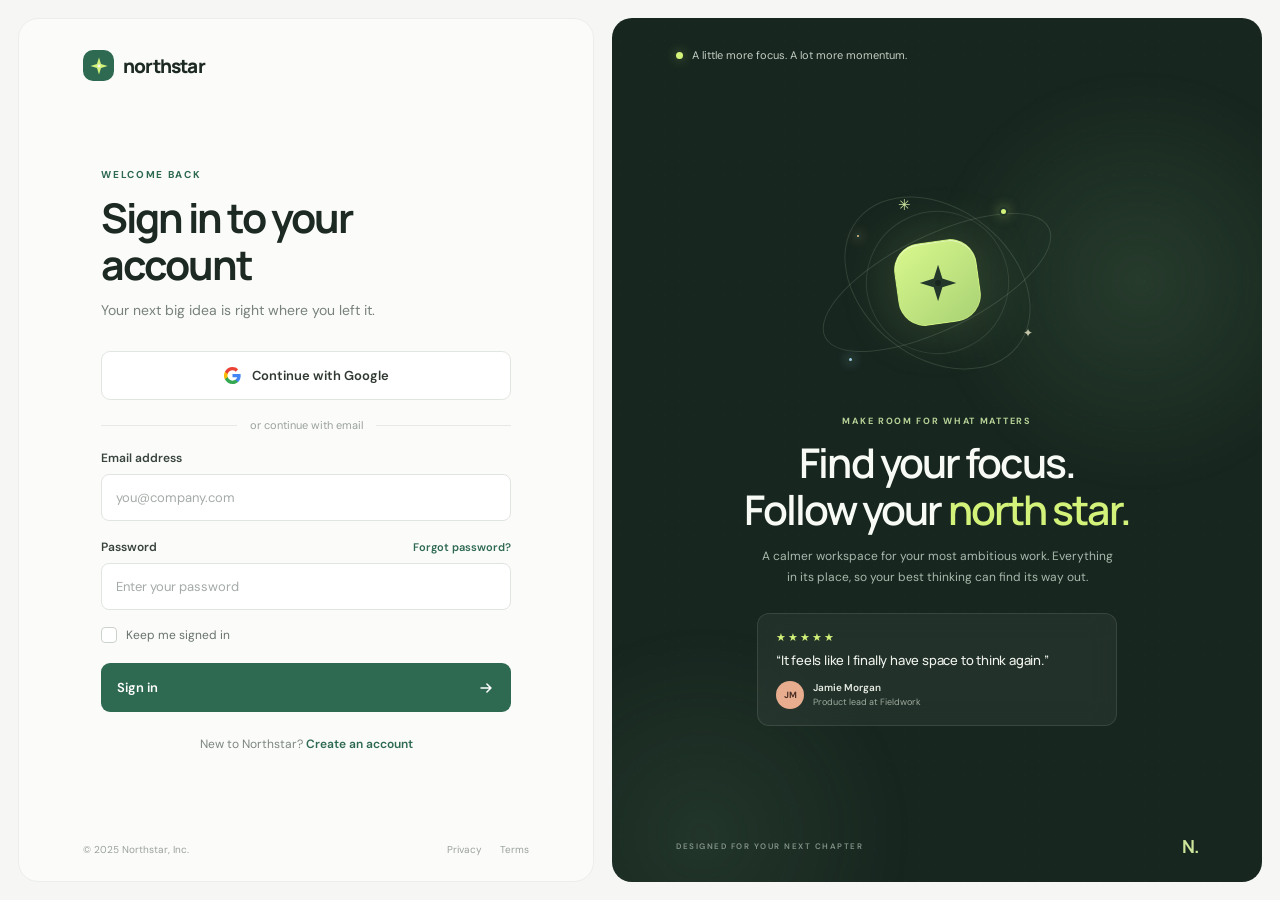
<file: index.html>
<!doctype html>
<html lang="en">
  <head>
    <meta charset="utf-8">
    <meta name="viewport" content="width=device-width, initial-scale=1">
    <meta name="theme-color" content="#f6f7f4">
    <meta
      name="description"
      content="Sign in to your Northstar account and pick up where you left off."
    >
    <title>Sign in — Northstar</title>
    <link rel="preconnect" href="https://fonts.googleapis.com">
    <link rel="preconnect" href="https://fonts.gstatic.com" crossorigin>
    <link
      href="https://fonts.googleapis.com/css2?family=DM+Sans:wght@400;500;600;700&family=Manrope:wght@400;500;600;700;800&display=swap"
      rel="stylesheet"
    >
    <link rel="stylesheet" href="styles.css">
  </head>
  <body>
    <main class="page">
      <section class="login-panel" aria-labelledby="welcome-heading">
        <a class="brand" href="#" aria-label="Northstar home">
          <span class="brand-mark" aria-hidden="true">
            <svg viewBox="0 0 32 32" fill="none">
              <path d="M16 3.5 18.9 13l9.6 3-9.6 2.9-2.9 9.6-3-9.6-9.5-2.9 9.5-3 3-9.5Z" fill="currentColor"/>
              <circle cx="16" cy="16" r="2.1" fill="#F6F7F4"/>
            </svg>
          </span>
          <span>northstar</span>
        </a>

        <div class="form-wrap">
          <div class="form-heading">
            <p class="eyebrow">WELCOME BACK</p>
            <h1 id="welcome-heading">Sign in to your<br class="desktop-break"> account</h1>
            <p class="intro">Your next big idea is right where you left it.</p>
          </div>

          <form class="login-form" action="#" method="post">
            <button class="google-button" type="button">
              <svg aria-hidden="true" viewBox="0 0 18 18">
                <path fill="#4285F4" d="M17.64 9.2c0-.64-.06-1.25-.17-1.84H9v3.48h4.84a4.14 4.14 0 0 1-1.8 2.72v2.27h2.92c1.7-1.57 2.68-3.88 2.68-6.63Z"/>
                <path fill="#34A853" d="M9 18c2.43 0 4.47-.8 5.96-2.17l-2.92-2.27c-.8.54-1.82.87-3.04.87-2.34 0-4.32-1.58-5.03-3.71H.96v2.33A9 9 0 0 0 9 18Z"/>
                <path fill="#FBBC05" d="M3.97 10.72a5.4 5.4 0 0 1 0-3.44V4.95H.96a9 9 0 0 0 0 8.1l3.01-2.33Z"/>
                <path fill="#EA4335" d="M9 3.57c1.32 0 2.5.45 3.43 1.35L15 2.36A8.6 8.6 0 0 0 9 0 9 9 0 0 0 .96 4.95l3.01 2.33C4.68 5.15 6.66 3.57 9 3.57Z"/>
              </svg>
              <span>Continue with Google</span>
            </button>

            <div class="divider" aria-hidden="true"><span>or continue with email</span></div>

            <div class="field">
              <label for="email">Email address</label>
              <input
                id="email"
                name="email"
                type="email"
                placeholder="you@company.com"
                autocomplete="email"
                required
              >
            </div>

            <div class="field">
              <div class="label-row">
                <label for="password">Password</label>
                <a class="text-link" href="#">Forgot password?</a>
              </div>
              <input
                id="password"
                name="password"
                type="password"
                placeholder="Enter your password"
                autocomplete="current-password"
                required
              >
            </div>

            <label class="remember">
              <input type="checkbox" name="remember">
              <span class="custom-check" aria-hidden="true"></span>
              <span>Keep me signed in</span>
            </label>

            <button class="submit-button" type="submit">
              Sign in
              <svg aria-hidden="true" viewBox="0 0 20 20" fill="none">
                <path d="M4.5 10h11m-4.5-4.5L15.5 10 11 14.5" stroke="currentColor" stroke-width="1.7" stroke-linecap="round" stroke-linejoin="round"/>
              </svg>
            </button>
          </form>

          <p class="signup-prompt">New to Northstar? <a class="text-link" href="#">Create an account</a></p>
        </div>

        <footer class="login-footer">
          <span>© 2025 Northstar, Inc.</span>
          <nav aria-label="Legal">
            <a href="#">Privacy</a>
            <a href="#">Terms</a>
          </nav>
        </footer>
      </section>

      <aside class="story-panel" aria-label="About Northstar">
        <div class="story-glow story-glow-one" aria-hidden="true"></div>
        <div class="story-glow story-glow-two" aria-hidden="true"></div>
        <div class="story-topline">
          <span class="online-dot"></span>
          A little more focus. A lot more momentum.
        </div>

        <div class="story-content">
          <div class="orbit-art" aria-hidden="true">
            <div class="orbit orbit-one"></div>
            <div class="orbit orbit-two"></div>
            <div class="orbit orbit-three"></div>
            <div class="orbit-center">
              <svg viewBox="0 0 48 48" fill="none">
                <path d="M24 5 28.5 19.5 43 24l-14.5 4.5L24 43l-4.5-14.5L5 24l14.5-4.5L24 5Z" fill="currentColor"/>
                <circle cx="24" cy="24" r="3" fill="#17261F"/>
              </svg>
            </div>
            <span class="orbit-dot dot-one"></span>
            <span class="orbit-dot dot-two"></span>
            <span class="orbit-dot dot-three"></span>
            <span class="orbit-sparkle sparkle-one">✳</span>
            <span class="orbit-sparkle sparkle-two">✦</span>
          </div>

          <div class="story-copy">
            <p class="eyebrow">MAKE ROOM FOR WHAT MATTERS</p>
            <h2>Find your focus.<br>Follow your <span>north star.</span></h2>
            <p class="story-description">A calmer workspace for your most ambitious work. Everything in its place, so your best thinking can find its way out.</p>
          </div>

          <div class="quote-card">
            <div class="quote-stars" aria-label="5 out of 5 stars">★★★★★</div>
            <blockquote>“It feels like I finally have space to think again.”</blockquote>
            <div class="quote-person">
              <span class="avatar" aria-hidden="true">JM</span>
              <span><strong>Jamie Morgan</strong><small>Product lead at Fieldwork</small></span>
            </div>
          </div>
        </div>

        <div class="story-footer">
          <span>DESIGNED FOR YOUR NEXT CHAPTER</span>
          <span class="story-footer-mark" aria-hidden="true">N.</span>
        </div>
      </aside>
    </main>
  </body>
</html>
</file>
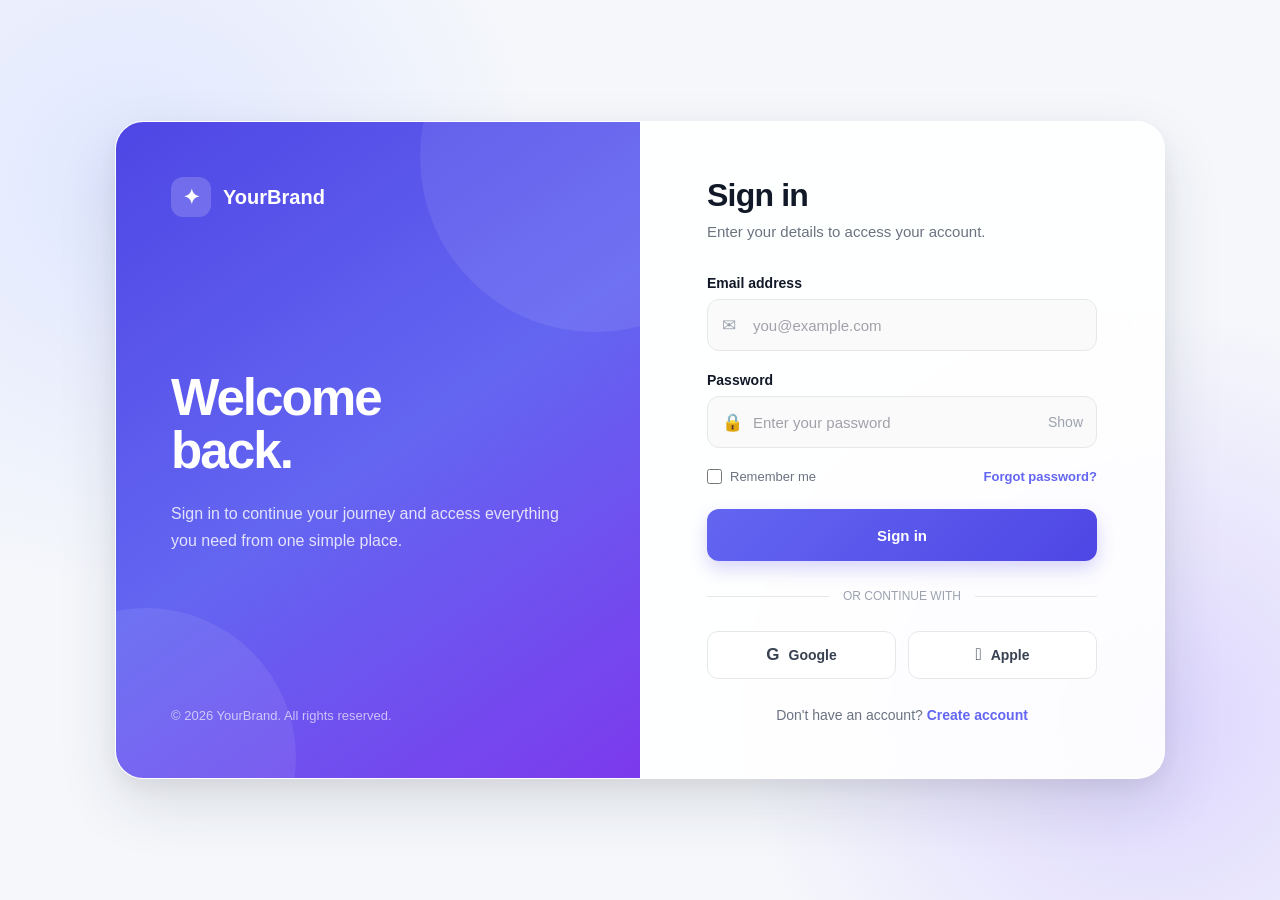
<file: other.html>
<!doctype html>
<html lang="en">
  <head>
    <meta charset="UTF-8" />
    <meta name="viewport" content="width=device-width, initial-scale=1.0" />

    <title>Login | Your Brand</title>

    <style>
      /* =========================
           RESET & BASE
        ========================== */

      * {
        margin: 0;
        padding: 0;
        box-sizing: border-box;
      }

      :root {
        --primary: #6366f1;
        --primary-dark: #4f46e5;
        --text: #111827;
        --muted: #6b7280;
        --border: #e5e7eb;
        --background: #f5f7fb;
        --white: #ffffff;
      }

      body {
        font-family:
          Inter,
          -apple-system,
          BlinkMacSystemFont,
          "Segoe UI",
          Roboto,
          Arial,
          sans-serif;

        min-height: 100vh;
        background:
          radial-gradient(circle at 10% 20%, #e0e7ff 0, transparent 30%),
          radial-gradient(circle at 90% 80%, #ddd6fe 0, transparent 30%),
          var(--background);

        color: var(--text);

        display: flex;
        align-items: center;
        justify-content: center;

        padding: 24px;
      }

      /* =========================
           MAIN CONTAINER
        ========================== */

      .login-container {
        width: 100%;
        max-width: 1050px;
        min-height: 650px;

        background: rgba(255, 255, 255, 0.9);
        border: 1px solid rgba(255, 255, 255, 0.7);
        border-radius: 28px;

        overflow: hidden;

        display: grid;
        grid-template-columns: 1fr 1fr;

        box-shadow:
          0 25px 60px rgba(31, 41, 55, 0.12),
          0 8px 25px rgba(31, 41, 55, 0.06);

        backdrop-filter: blur(20px);

        animation: containerAppear 0.7s ease;
      }

      /* =========================
           LEFT SIDE
        ========================== */

      .visual-section {
        position: relative;

        padding: 55px;

        color: white;

        display: flex;
        flex-direction: column;
        justify-content: space-between;

        overflow: hidden;

        background: linear-gradient(145deg, #4f46e5, #6366f1 50%, #7c3aed);
      }

      /* Decorative circles */

      .visual-section::before,
      .visual-section::after {
        content: "";
        position: absolute;

        border-radius: 50%;

        background: rgba(255, 255, 255, 0.08);
      }

      .visual-section::before {
        width: 350px;
        height: 350px;

        top: -140px;
        right: -130px;
      }

      .visual-section::after {
        width: 300px;
        height: 300px;

        bottom: -130px;
        left: -120px;
      }

      .brand {
        position: relative;
        z-index: 2;

        display: flex;
        align-items: center;
        gap: 12px;

        font-size: 20px;
        font-weight: 700;
      }

      .brand-icon {
        width: 40px;
        height: 40px;

        border-radius: 12px;

        background: rgba(255, 255, 255, 0.18);

        display: grid;
        place-items: center;

        font-size: 20px;

        backdrop-filter: blur(10px);
      }

      .visual-content {
        position: relative;
        z-index: 2;

        max-width: 420px;
      }

      .visual-content h1 {
        font-size: clamp(36px, 4vw, 56px);
        line-height: 1.05;

        letter-spacing: -2px;

        margin-bottom: 22px;
      }

      .visual-content p {
        font-size: 16px;
        line-height: 1.7;

        color: rgba(255, 255, 255, 0.82);
      }

      .visual-footer {
        position: relative;
        z-index: 2;

        font-size: 13px;

        color: rgba(255, 255, 255, 0.65);
      }

      /* =========================
           FORM SECTION
        ========================== */

      .form-section {
        padding: 55px;

        display: flex;
        align-items: center;
        justify-content: center;
      }

      .login-form {
        width: 100%;
        max-width: 390px;
      }

      .form-header {
        margin-bottom: 35px;
      }

      .form-header h2 {
        font-size: 32px;
        letter-spacing: -0.8px;

        margin-bottom: 9px;
      }

      .form-header p {
        color: var(--muted);
        font-size: 15px;
      }

      /* =========================
           FORM GROUP
        ========================== */

      .form-group {
        margin-bottom: 21px;
      }

      .form-group label {
        display: block;

        font-size: 14px;
        font-weight: 600;

        margin-bottom: 8px;
      }

      .input-wrapper {
        position: relative;
      }

      .input-icon {
        position: absolute;

        left: 15px;
        top: 50%;

        transform: translateY(-50%);

        color: #9ca3af;

        font-size: 17px;

        pointer-events: none;
      }

      .form-group input {
        width: 100%;

        height: 52px;

        border: 1px solid var(--border);
        border-radius: 12px;

        padding: 0 15px 0 45px;

        outline: none;

        font-size: 15px;
        color: var(--text);

        background: #fafafa;

        transition:
          border-color 0.2s ease,
          box-shadow 0.2s ease,
          background 0.2s ease;
      }

      .form-group input:focus {
        border-color: var(--primary);

        background: white;

        box-shadow: 0 0 0 4px rgba(99, 102, 241, 0.1);
      }

      .form-group input::placeholder {
        color: #a1a1aa;
      }

      /* =========================
           PASSWORD TOGGLE
        ========================== */

      .password-toggle {
        position: absolute;

        right: 14px;
        top: 50%;

        transform: translateY(-50%);

        border: none;
        background: none;

        cursor: pointer;

        color: #9ca3af;

        font-size: 14px;
      }

      .password-toggle:hover {
        color: var(--primary);
      }

      /* =========================
           OPTIONS
        ========================== */

      .form-options {
        display: flex;
        align-items: center;
        justify-content: space-between;

        margin: 6px 0 25px;

        font-size: 13px;
      }

      .remember {
        display: flex;
        align-items: center;
        gap: 8px;

        color: var(--muted);

        cursor: pointer;
      }

      .remember input {
        width: 15px;
        height: 15px;

        accent-color: var(--primary);
      }

      .forgot-password {
        color: var(--primary);

        text-decoration: none;

        font-weight: 600;
      }

      .forgot-password:hover {
        text-decoration: underline;
      }

      /* =========================
           LOGIN BUTTON
        ========================== */

      .login-button {
        width: 100%;
        height: 52px;

        border: none;
        border-radius: 12px;

        background: linear-gradient(
          135deg,
          var(--primary),
          var(--primary-dark)
        );

        color: white;

        font-size: 15px;
        font-weight: 700;

        cursor: pointer;

        box-shadow: 0 8px 18px rgba(79, 70, 229, 0.22);

        transition:
          transform 0.2s ease,
          box-shadow 0.2s ease;
      }

      .login-button:hover {
        transform: translateY(-2px);

        box-shadow: 0 12px 25px rgba(79, 70, 229, 0.3);
      }

      .login-button:active {
        transform: translateY(0);
      }

      /* =========================
           DIVIDER
        ========================== */

      .divider {
        display: flex;
        align-items: center;
        gap: 14px;

        margin: 28px 0;
      }

      .divider::before,
      .divider::after {
        content: "";

        height: 1px;

        flex: 1;

        background: var(--border);
      }

      .divider span {
        color: #9ca3af;

        font-size: 12px;
      }

      /* =========================
           SOCIAL BUTTONS
        ========================== */

      .social-login {
        display: grid;
        grid-template-columns: 1fr 1fr;

        gap: 12px;
      }

      .social-button {
        height: 48px;

        border: 1px solid var(--border);
        border-radius: 11px;

        background: white;

        display: flex;
        align-items: center;
        justify-content: center;
        gap: 9px;

        font-size: 14px;
        font-weight: 600;

        color: #374151;

        cursor: pointer;

        transition:
          background 0.2s ease,
          border-color 0.2s ease,
          transform 0.2s ease;
      }

      .social-button:hover {
        background: #f9fafb;
        border-color: #d1d5db;

        transform: translateY(-1px);
      }

      .social-icon {
        font-size: 17px;
        font-weight: 700;
      }

      /* =========================
           SIGN UP
        ========================== */

      .signup {
        text-align: center;

        margin-top: 28px;

        font-size: 14px;

        color: var(--muted);
      }

      .signup a {
        color: var(--primary);

        font-weight: 700;

        text-decoration: none;
      }

      .signup a:hover {
        text-decoration: underline;
      }

      /* =========================
           ANIMATION
        ========================== */

      @keyframes containerAppear {
        from {
          opacity: 0;
          transform: translateY(20px);
        }

        to {
          opacity: 1;
          transform: translateY(0);
        }
      }

      /* =========================
           TABLET
        ========================== */

      @media (max-width: 850px) {
        .login-container {
          grid-template-columns: 1fr;
          max-width: 500px;
          min-height: auto;
        }

        .visual-section {
          min-height: 300px;

          padding: 35px;
        }

        .visual-content h1 {
          font-size: 38px;
        }

        .visual-footer {
          margin-top: 35px;
        }

        .form-section {
          padding: 40px 35px;
        }
      }

      /* =========================
           MOBILE
        ========================== */

      @media (max-width: 480px) {
        body {
          padding: 12px;
        }

        .login-container {
          border-radius: 20px;
        }

        .visual-section {
          min-height: 260px;

          padding: 28px;
        }

        .brand {
          font-size: 18px;
        }

        .brand-icon {
          width: 36px;
          height: 36px;
        }

        .visual-content h1 {
          font-size: 34px;

          letter-spacing: -1.5px;

          margin-bottom: 14px;
        }

        .visual-content p {
          font-size: 14px;
        }

        .visual-footer {
          font-size: 12px;
        }

        .form-section {
          padding: 32px 24px;
        }

        .form-header {
          margin-bottom: 28px;
        }

        .form-header h2 {
          font-size: 28px;
        }

        .social-login {
          grid-template-columns: 1fr;
        }
      }

      /* =========================
           VERY SMALL DEVICES
        ========================== */

      @media (max-width: 350px) {
        .form-section {
          padding: 28px 18px;
        }

        .visual-section {
          padding: 24px;
        }

        .form-options {
          align-items: flex-start;
          flex-direction: column;
          gap: 12px;
        }
      }
    </style>
  </head>

  <body>
    <main class="login-container">
      <!-- LEFT / VISUAL SECTION -->
      <section class="visual-section">
        <div class="brand">
          <div class="brand-icon">✦</div>
          <span>YourBrand</span>
        </div>

        <div class="visual-content">
          <h1>Welcome<br />back.</h1>

          <p>
            Sign in to continue your journey and access everything you need from
            one simple place.
          </p>
        </div>

        <div class="visual-footer">© 2026 YourBrand. All rights reserved.</div>
      </section>

      <!-- RIGHT / LOGIN FORM -->
      <section class="form-section">
        <form class="login-form">
          <div class="form-header">
            <h2>Sign in</h2>

            <p>Enter your details to access your account.</p>
          </div>

          <!-- EMAIL -->
          <div class="form-group">
            <label for="email"> Email address </label>

            <div class="input-wrapper">
              <span class="input-icon">✉</span>

              <input
                type="email"
                id="email"
                name="email"
                placeholder="you@example.com"
                autocomplete="email"
                required
              />
            </div>
          </div>

          <!-- PASSWORD -->
          <div class="form-group">
            <label for="password"> Password </label>

            <div class="input-wrapper">
              <span class="input-icon">🔒</span>

              <input
                type="password"
                id="password"
                name="password"
                placeholder="Enter your password"
                autocomplete="current-password"
                required
              />

              <button
                type="button"
                class="password-toggle"
                onclick="togglePassword()"
                aria-label="Show password"
              >
                Show
              </button>
            </div>
          </div>

          <!-- OPTIONS -->
          <div class="form-options">
            <label class="remember">
              <input type="checkbox" />
              <span>Remember me</span>
            </label>

            <a href="#" class="forgot-password"> Forgot password? </a>
          </div>

          <!-- LOGIN -->
          <button type="submit" class="login-button">Sign in</button>

          <!-- DIVIDER -->
          <div class="divider">
            <span>OR CONTINUE WITH</span>
          </div>

          <!-- SOCIAL LOGIN -->
          <div class="social-login">
            <button type="button" class="social-button">
              <span class="social-icon">G</span>
              Google
            </button>

            <button type="button" class="social-button">
              <span class="social-icon"></span>
              Apple
            </button>
          </div>

          <!-- SIGN UP -->
          <div class="signup">
            Don't have an account?
            <a href="#"> Create account </a>
          </div>
        </form>
      </section>
    </main>
  </body>
</html>
</file>
<file: styles.css>
:root {
  color-scheme: light;
  --ink: #1d2923;
  --muted: #78817b;
  --line: #e6e9e5;
  --paper: #f6f7f4;
  --white: #fff;
  --green: #2e6951;
  --green-dark: #24543f;
  --lime: #d3f27a;
  font-family: "DM Sans", sans-serif;
  font-synthesis: none;
  text-rendering: optimizeLegibility;
  -webkit-font-smoothing: antialiased;
  -moz-osx-font-smoothing: grayscale;
}

* {
  box-sizing: border-box;
}

body {
  min-width: 320px;
  min-height: 100vh;
  margin: 0;
  background: var(--paper);
  color: var(--ink);
}

button,
input {
  font: inherit;
}

a {
  color: inherit;
}

.page {
  display: grid;
  grid-template-columns: minmax(460px, 0.94fr) minmax(500px, 1.06fr);
  min-height: 100vh;
  padding: 18px;
  gap: 18px;
}

.login-panel {
  display: flex;
  min-height: calc(100vh - 36px);
  flex-direction: column;
  align-items: flex-start;
  padding: 31px clamp(32px, 5vw, 78px) 25px;
  border: 1px solid #eceeea;
  border-radius: 20px;
  background: #fbfcfa;
}

.brand {
  display: inline-flex;
  align-items: center;
  gap: 9px;
  color: var(--ink);
  font-family: "Manrope", sans-serif;
  font-size: 19px;
  font-weight: 800;
  letter-spacing: -0.8px;
  text-decoration: none;
}

.brand-mark {
  display: grid;
  width: 31px;
  height: 31px;
  place-items: center;
  border-radius: 10px;
  background: var(--green);
  color: var(--lime);
}

.brand-mark svg {
  width: 22px;
  height: 22px;
}

.form-wrap {
  width: min(100%, 410px);
  margin: auto;
  padding: 54px 0 58px;
  align-self: center;
}

.form-heading {
  margin-bottom: 30px;
}

.eyebrow {
  margin: 0 0 13px;
  color: var(--green);
  font-size: 10px;
  font-weight: 700;
  letter-spacing: 1.7px;
}

h1,
h2,
p {
  margin-top: 0;
}

h1,
h2 {
  font-family: "Manrope", sans-serif;
}

h1 {
  margin-bottom: 10px;
  font-size: clamp(32px, 3.2vw, 42px);
  font-weight: 700;
  letter-spacing: -2px;
  line-height: 1.16;
}

.intro {
  margin-bottom: 0;
  color: var(--muted);
  font-size: 14px;
  line-height: 1.6;
}

.login-form {
  display: flex;
  flex-direction: column;
  gap: 18px;
}

.google-button,
.submit-button {
  display: flex;
  width: 100%;
  min-height: 49px;
  align-items: center;
  justify-content: center;
  gap: 11px;
  border-radius: 9px;
  cursor: pointer;
  font-size: 13px;
  font-weight: 600;
  transition: background-color 150ms ease, border-color 150ms ease, transform 150ms ease;
}

.google-button {
  border: 1px solid #e2e6e1;
  background: var(--white);
  color: #303832;
}

.google-button:hover {
  border-color: #bfc9c1;
  background: #fcfdfc;
}

.google-button svg {
  width: 17px;
  height: 17px;
}

.divider {
  display: flex;
  align-items: center;
  gap: 13px;
  color: #9aa19c;
  font-size: 11px;
  white-space: nowrap;
}

.divider::before,
.divider::after {
  height: 1px;
  flex: 1;
  background: var(--line);
  content: "";
}

.field {
  display: flex;
  flex-direction: column;
  gap: 8px;
}

.field label,
.label-row {
  color: #38433c;
  font-size: 12px;
  font-weight: 600;
}

.label-row {
  display: flex;
  align-items: center;
  justify-content: space-between;
}

.text-link {
  color: var(--green);
  font-weight: 600;
  text-decoration: none;
}

.text-link:hover {
  color: var(--green-dark);
  text-decoration: underline;
  text-underline-offset: 3px;
}

.label-row .text-link {
  font-size: 11px;
}

.field input {
  width: 100%;
  height: 47px;
  padding: 0 14px;
  border: 1px solid #e1e5e0;
  border-radius: 8px;
  outline: none;
  background: var(--white);
  color: var(--ink);
  font-size: 13px;
  transition: border-color 150ms ease, box-shadow 150ms ease;
}

.field input::placeholder {
  color: #a4aba6;
}

.field input:focus-visible {
  border-color: #6f9d83;
  box-shadow: 0 0 0 3px rgb(46 105 81 / 12%);
}

.remember {
  display: inline-flex;
  width: fit-content;
  align-items: center;
  gap: 9px;
  margin-top: -1px;
  color: #69736c;
  cursor: pointer;
  font-size: 12px;
}

.remember input {
  position: absolute;
  width: 1px;
  height: 1px;
  opacity: 0;
}

.custom-check {
  display: grid;
  width: 16px;
  height: 16px;
  place-items: center;
  border: 1px solid #cbd2cc;
  border-radius: 4px;
  background: var(--white);
}

.custom-check::after {
  width: 7px;
  height: 4px;
  transform: rotate(-45deg) translateY(-1px);
  border-bottom: 1.7px solid white;
  border-left: 1.7px solid white;
  content: "";
  opacity: 0;
}

.remember input:checked + .custom-check {
  border-color: var(--green);
  background: var(--green);
}

.remember input:checked + .custom-check::after {
  opacity: 1;
}

.remember input:focus-visible + .custom-check {
  outline: 3px solid rgb(46 105 81 / 20%);
  outline-offset: 2px;
}

.submit-button {
  min-height: 49px;
  justify-content: space-between;
  margin-top: 2px;
  padding: 0 16px;
  border: 0;
  background: var(--green);
  color: var(--white);
}

.submit-button:hover {
  transform: translateY(-1px);
  background: var(--green-dark);
}

.submit-button:focus-visible,
.google-button:focus-visible,
a:focus-visible {
  outline: 3px solid rgb(46 105 81 / 30%);
  outline-offset: 3px;
}

.submit-button svg {
  width: 18px;
  height: 18px;
}

.signup-prompt {
  margin: 24px 0 0;
  color: #7d857f;
  font-size: 12px;
  text-align: center;
}

.login-footer {
  display: flex;
  width: 100%;
  align-items: center;
  justify-content: space-between;
  color: #9aa19c;
  font-size: 10px;
}

.login-footer nav {
  display: flex;
  gap: 18px;
}

.login-footer a {
  text-decoration: none;
}

.login-footer a:hover {
  color: var(--green);
}

.story-panel {
  position: relative;
  display: flex;
  min-height: calc(100vh - 36px);
  flex-direction: column;
  justify-content: space-between;
  overflow: hidden;
  padding: 30px clamp(30px, 5vw, 66px) 24px;
  border-radius: 20px;
  background: #17261f;
  color: #f8faf5;
  isolation: isolate;
}

.story-panel::before {
  position: absolute;
  z-index: -1;
  inset: 0;
  background-image: radial-gradient(rgb(255 255 255 / 5%) 0.7px, transparent 0.7px);
  background-size: 15px 15px;
  content: "";
  opacity: 0.5;
}

.story-glow {
  position: absolute;
  z-index: -1;
  width: 440px;
  height: 440px;
  border-radius: 50%;
  filter: blur(1px);
  pointer-events: none;
}

.story-glow-one {
  top: 5%;
  right: -15%;
  background: radial-gradient(circle, rgb(111 157 105 / 18%), transparent 68%);
}

.story-glow-two {
  bottom: -20%;
  left: -20%;
  background: radial-gradient(circle, rgb(93 133 102 / 17%), transparent 67%);
}

.story-topline {
  display: flex;
  align-items: center;
  gap: 9px;
  color: #c2cec4;
  font-size: 11px;
}

.online-dot {
  width: 7px;
  height: 7px;
  border-radius: 50%;
  background: var(--lime);
  box-shadow: 0 0 12px rgb(211 242 122 / 48%);
}

.story-content {
  width: min(100%, 490px);
  margin: 0 auto;
  padding: 20px 0;
}

.orbit-art {
  position: relative;
  display: grid;
  width: 260px;
  height: 225px;
  place-items: center;
  margin: 0 auto 20px;
}

.orbit {
  position: absolute;
  border: 1px solid rgb(203 225 194 / 15%);
  border-radius: 50%;
  transform: rotate(-26deg);
}

.orbit-one {
  width: 250px;
  height: 95px;
}

.orbit-two {
  width: 205px;
  height: 150px;
  transform: rotate(38deg);
}

.orbit-three {
  width: 143px;
  height: 143px;
  border-color: rgb(203 225 194 / 12%);
}

.orbit-center {
  display: grid;
  width: 83px;
  height: 83px;
  place-items: center;
  border: 1px solid rgb(211 242 122 / 45%);
  border-radius: 27px;
  transform: rotate(-8deg);
  background: linear-gradient(145deg, #d9f88d, #a9d274);
  box-shadow: 0 0 56px rgb(178 222 119 / 23%), inset 0 1px 0 rgb(255 255 255 / 50%);
  color: #23372a;
}

.orbit-center svg {
  width: 46px;
  height: 46px;
  transform: rotate(8deg);
}

.orbit-dot {
  position: absolute;
  width: 9px;
  height: 9px;
  border: 2px solid #20352a;
  border-radius: 50%;
  background: var(--lime);
  box-shadow: 0 0 12px rgb(211 242 122 / 50%);
}

.dot-one {
  top: 37px;
  right: 59px;
}

.dot-two {
  bottom: 32px;
  left: 40px;
  width: 7px;
  height: 7px;
  background: #a2c6e7;
  box-shadow: 0 0 11px rgb(162 198 231 / 48%);
}

.dot-three {
  top: 63px;
  left: 48px;
  width: 6px;
  height: 6px;
  background: #edbe91;
  box-shadow: 0 0 11px rgb(237 190 145 / 48%);
}

.orbit-sparkle {
  position: absolute;
  color: #d1e8a3;
}

.sparkle-one {
  top: 25px;
  left: 91px;
  font-size: 15px;
}

.sparkle-two {
  right: 34px;
  bottom: 54px;
  color: #c4c6a9;
  font-size: 12px;
}

.story-copy {
  text-align: center;
}

.story-copy .eyebrow {
  margin-bottom: 12px;
  color: #b8d398;
  font-size: 9px;
}

.story-copy h2 {
  margin-bottom: 13px;
  font-size: clamp(30px, 3.2vw, 43px);
  font-weight: 600;
  letter-spacing: -1.9px;
  line-height: 1.14;
}

.story-copy h2 span {
  color: var(--lime);
}

.story-description {
  max-width: 355px;
  margin: 0 auto;
  color: #aab8ad;
  font-size: 12px;
  line-height: 1.75;
}

.quote-card {
  width: min(100%, 360px);
  margin: 25px auto 0;
  padding: 16px 18px;
  border: 1px solid rgb(255 255 255 / 10%);
  border-radius: 12px;
  background: rgb(255 255 255 / 5%);
  backdrop-filter: blur(12px);
}

.quote-stars {
  margin-bottom: 7px;
  color: var(--lime);
  font-size: 11px;
  letter-spacing: 2px;
}

.quote-card blockquote {
  margin: 0 0 12px;
  color: #f1f5ee;
  font-family: "Manrope", sans-serif;
  font-size: 13px;
  font-weight: 500;
  letter-spacing: -0.2px;
}

.quote-person {
  display: flex;
  align-items: center;
  gap: 9px;
}

.avatar {
  display: grid;
  width: 28px;
  height: 28px;
  place-items: center;
  border-radius: 50%;
  background: #e8ad8e;
  color: #4a2d24;
  font-size: 9px;
  font-weight: 700;
}

.quote-person strong,
.quote-person small {
  display: block;
}

.quote-person strong {
  margin-bottom: 2px;
  color: #e7ece5;
  font-size: 10px;
  font-weight: 600;
}

.quote-person small {
  color: #9eada1;
  font-size: 9px;
}

.story-footer {
  display: flex;
  align-items: center;
  justify-content: space-between;
  color: #829287;
  font-size: 8px;
  font-weight: 600;
  letter-spacing: 1.5px;
}

.story-footer-mark {
  color: #cde59a;
  font-family: "Manrope", sans-serif;
  font-size: 18px;
  font-weight: 700;
  letter-spacing: -1px;
}

@media (min-width: 1500px) {
  .page {
    max-width: 1680px;
    margin: 0 auto;
  }
}

@media (max-width: 1050px) {
  .page {
    grid-template-columns: minmax(400px, 0.95fr) minmax(390px, 1.05fr);
    gap: 12px;
    padding: 12px;
  }

  .login-panel,
  .story-panel {
    min-height: calc(100vh - 24px);
  }

  .login-panel {
    padding-right: 30px;
    padding-left: 30px;
  }

  .story-panel {
    padding-right: 28px;
    padding-left: 28px;
  }

  .orbit-art {
    transform: scale(0.9);
    margin-top: -8px;
    margin-bottom: 7px;
  }

  .quote-card {
    margin-top: 18px;
  }
}

@media (max-width: 800px) {
  .page {
    grid-template-columns: minmax(0, 1fr);
    max-width: 600px;
    margin: 0 auto;
    padding: 12px;
  }

  .login-panel {
    min-height: calc(100vh - 24px);
    padding: 24px clamp(23px, 7vw, 54px) 21px;
  }

  .form-wrap {
    padding: 48px 0;
  }

  .story-panel {
    min-height: 680px;
    padding: 26px clamp(24px, 7vw, 54px) 22px;
  }

  .story-content {
    padding: 30px 0;
  }
}

@media (max-width: 480px) {
  .page {
    padding: 0;
    gap: 0;
  }

  .login-panel {
    min-height: 100svh;
    padding: 22px 23px 20px;
    border: 0;
    border-radius: 0;
  }

  .brand {
    font-size: 18px;
  }

  .form-wrap {
    padding: 43px 0;
  }

  .form-heading {
    margin-bottom: 25px;
  }

  h1 {
    font-size: 34px;
  }

  .desktop-break {
    display: none;
  }

  .story-panel {
    min-height: 620px;
    padding: 24px 23px 20px;
    border-radius: 0;
  }

  .story-content {
    padding: 18px 0;
  }

  .orbit-art {
    transform: scale(0.82);
    margin: -5px auto -3px;
  }

  .story-copy h2 {
    font-size: 34px;
  }

  .story-description {
    max-width: 320px;
  }

  .story-footer {
    font-size: 7px;
    letter-spacing: 1.1px;
  }
}

@media (prefers-reduced-motion: reduce) {
  *,
  *::before,
  *::after {
    scroll-behavior: auto !important;
    transition-duration: 0.01ms !important;
  }
}
</file>
